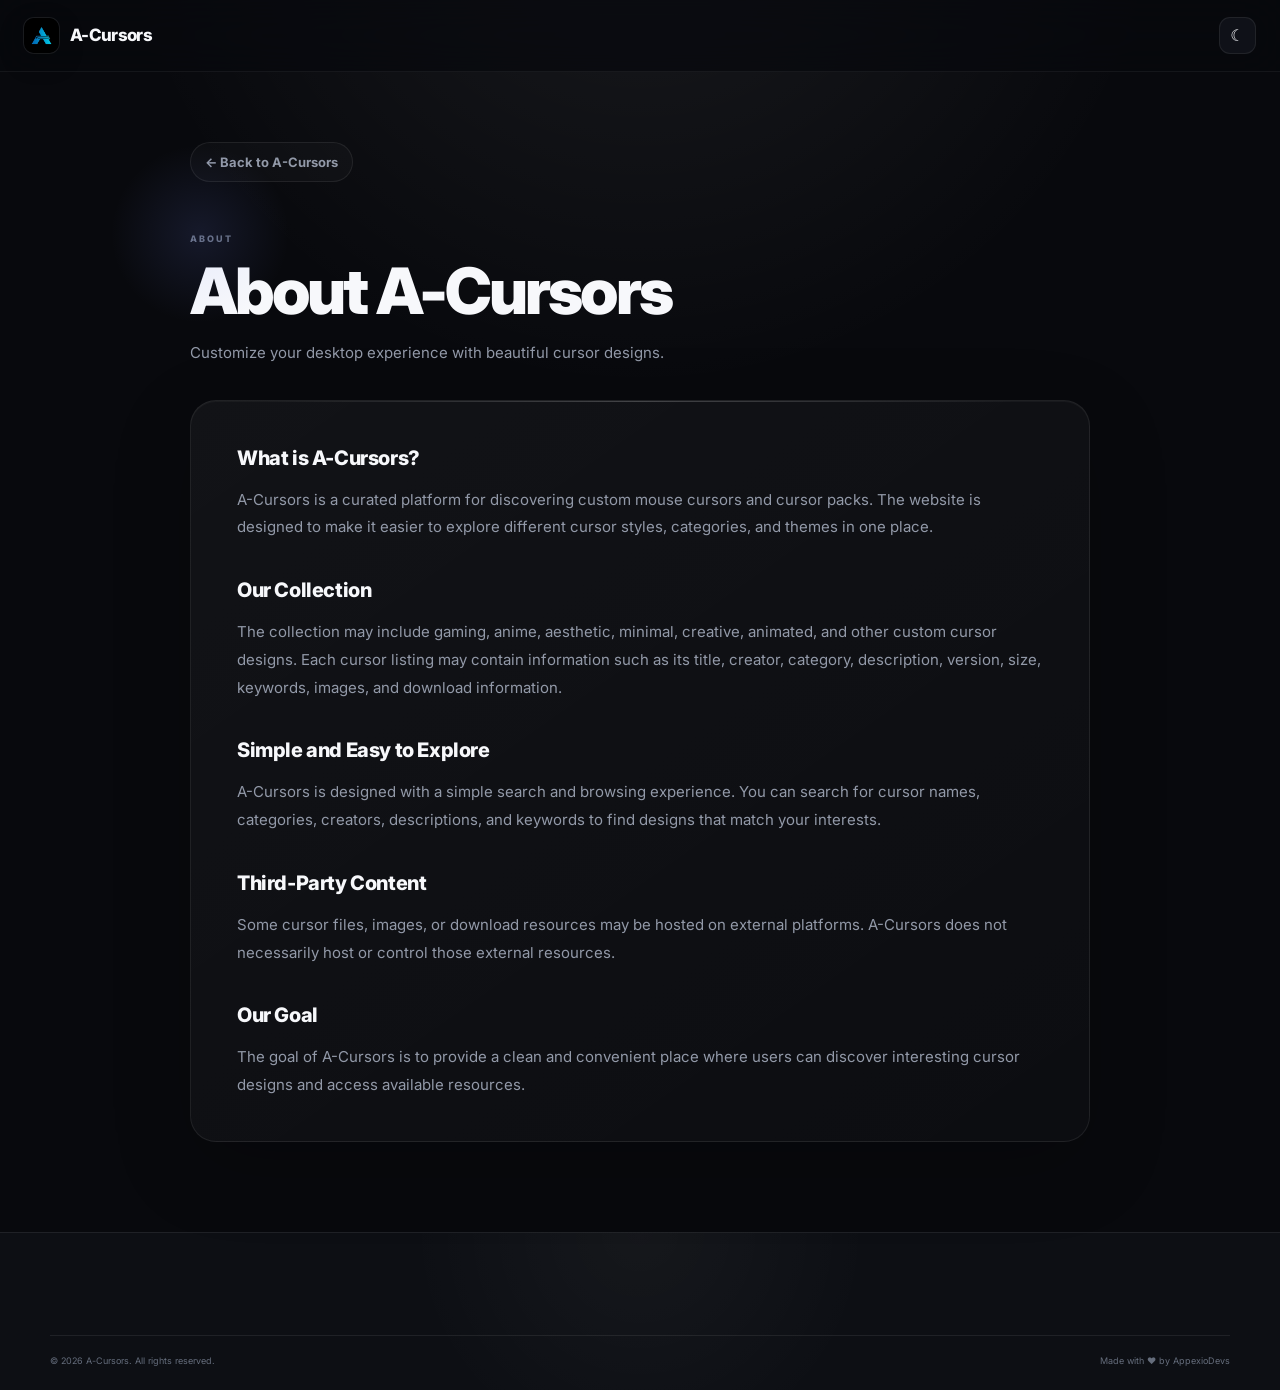
<file: about.html>
<!DOCTYPE html>
<html lang="en">
<head>
  <meta charset="UTF-8">
  <meta name="viewport" content="width=device-width, initial-scale=1.0">
  <meta name="description" content="About A-Cursors — a collection of custom cursors for desktop users.">
  <title>About — A-Cursors</title>
  <link rel="icon" type="image/png" href="logo.png">
  <link rel="stylesheet" href="styles.css">
</head>

<body>

<header class="site-header">
  <div class="container nav-wrap">

    <a class="brand" href="index.html">
      <img src="logo.png" alt="A-Cursors logo" class="brand-logo">
      <span>A-Cursors</span>
    </a>

    <div class="nav-actions">
      <button class="icon-btn" id="themeToggle" aria-label="Toggle theme">☾</button>
    </div>

  </div>
</header>

<main class="legal-main">

  <div class="container legal-container">

    <a href="index.html" class="back-link">← Back to A-Cursors</a>

    <div class="legal-header">
      <span class="section-label">ABOUT</span>
      <h1>About A-Cursors</h1>
      <p>Customize your desktop experience with beautiful cursor designs.</p>
    </div>

    <article class="legal-content">

      <h2>What is A-Cursors?</h2>

      <p>
        A-Cursors is a curated platform for discovering custom mouse cursors
        and cursor packs. The website is designed to make it easier to explore
        different cursor styles, categories, and themes in one place.
      </p>

      <h2>Our Collection</h2>

      <p>
        The collection may include gaming, anime, aesthetic, minimal,
        creative, animated, and other custom cursor designs. Each cursor
        listing may contain information such as its title, creator,
        category, description, version, size, keywords, images, and
        download information.
      </p>

      <h2>Simple and Easy to Explore</h2>

      <p>
        A-Cursors is designed with a simple search and browsing experience.
        You can search for cursor names, categories, creators, descriptions,
        and keywords to find designs that match your interests.
      </p>

      <h2>Third-Party Content</h2>

      <p>
        Some cursor files, images, or download resources may be hosted on
        external platforms. A-Cursors does not necessarily host or control
        those external resources.
      </p>

      <h2>Our Goal</h2>

      <p>
        The goal of A-Cursors is to provide a clean and convenient place
        where users can discover interesting cursor designs and access
        available resources.
      </p>

    </article>

  </div>

</main>

<footer class="site-footer">
  <div class="footer-bottom">
    <span>© <span id="year"></span> A-Cursors. All rights reserved.</span>
    <span>Made with ♥ by AppexioDevs</span>
  </div>
</footer>

<script>
  const savedTheme = localStorage.getItem("a-cursors-theme");

  if (savedTheme === "light") {
    document.body.classList.add("light-theme");
  }

  document.getElementById("themeToggle")?.addEventListener("click", () => {
    document.body.classList.toggle("light-theme");

    localStorage.setItem(
      "a-cursors-theme",
      document.body.classList.contains("light-theme") ? "light" : "dark"
    );
  });

  document.getElementById("year").textContent = new Date().getFullYear();
</script>

</body>
</html>
</file>
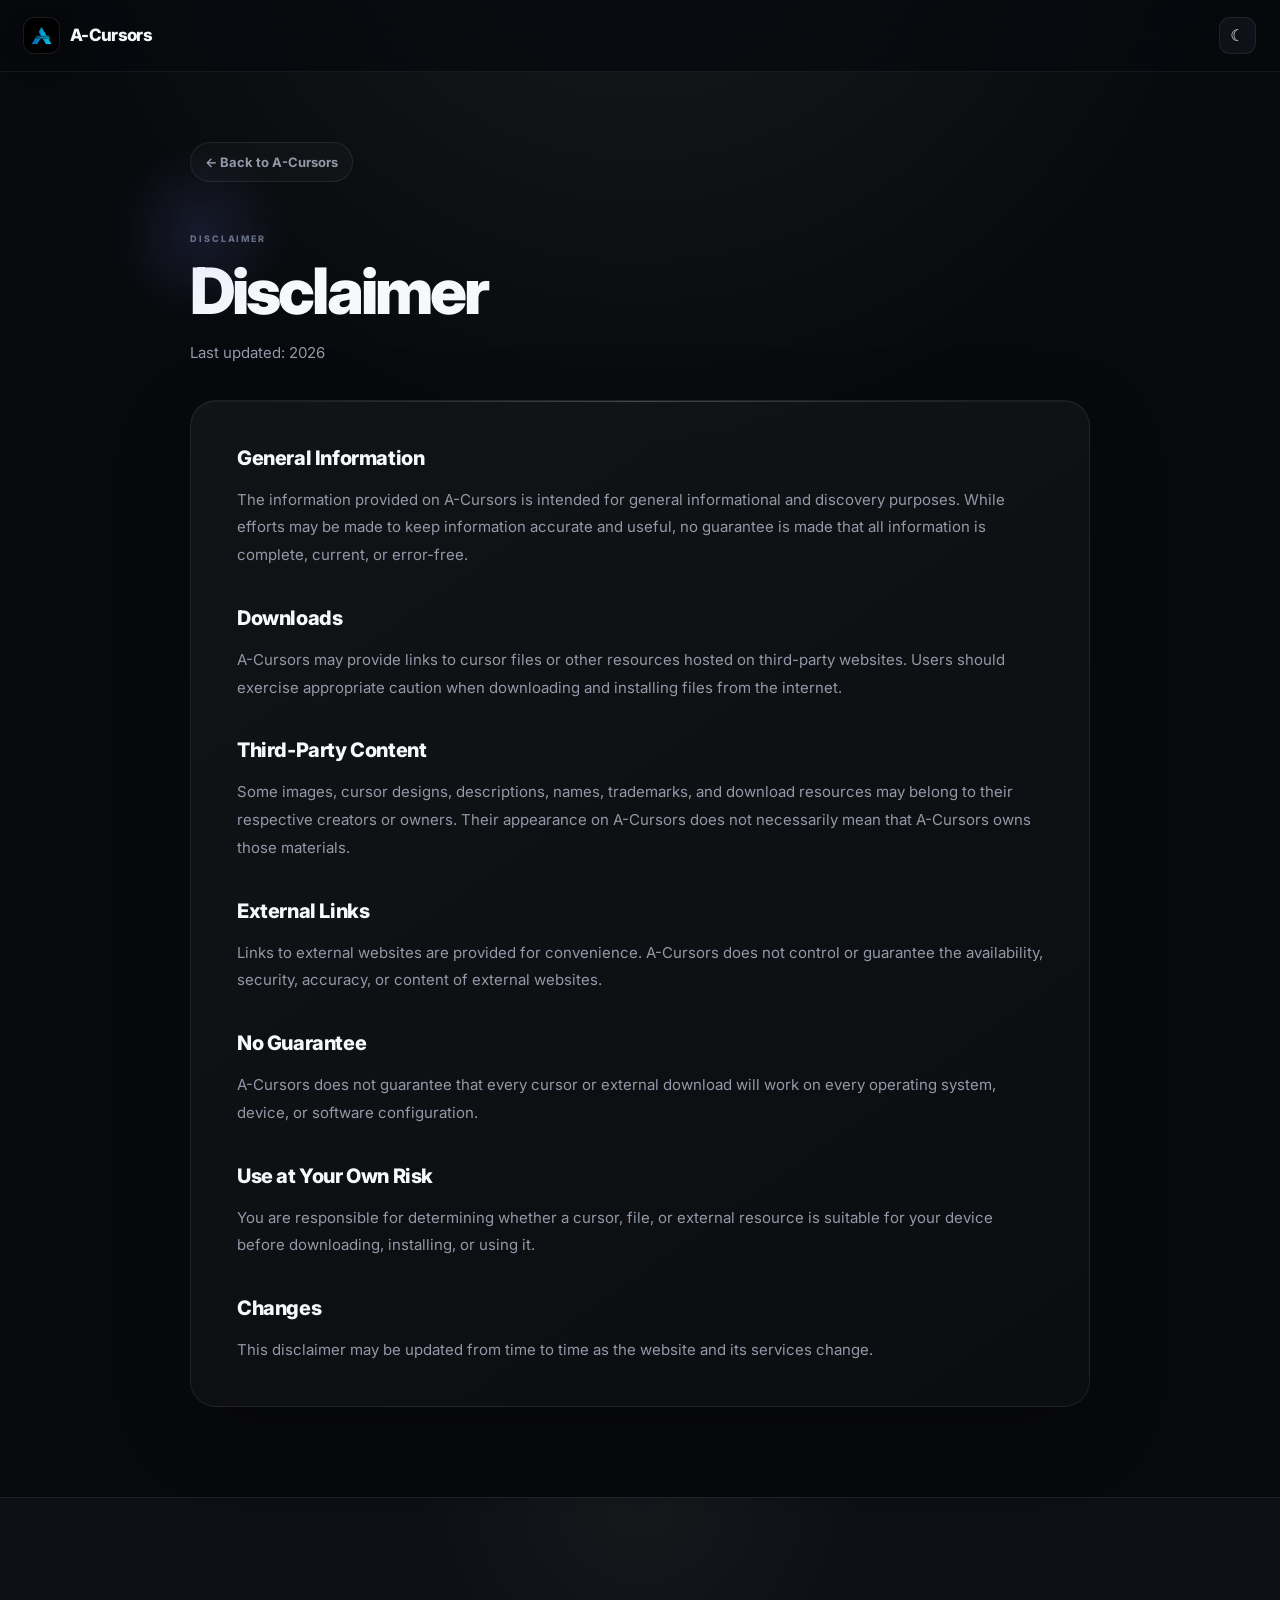
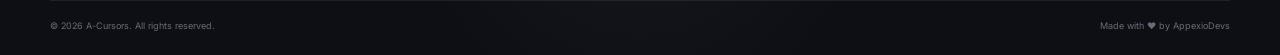
<file: disclaimer.html>
<!DOCTYPE html>
<html lang="en">
<head>
  <meta charset="UTF-8">
  <meta name="viewport" content="width=device-width, initial-scale=1.0">
  <meta name="description" content="A-Cursors Disclaimer.">
  <title>Disclaimer — A-Cursors</title>
  <link rel="icon" type="image/png" href="logo.png">
  <link rel="stylesheet" href="styles.css">
</head>

<body>

<header class="site-header">
  <div class="container nav-wrap">

    <a class="brand" href="index.html">
      <img src="logo.png" alt="A-Cursors logo" class="brand-logo">
      <span>A-Cursors</span>
    </a>

    <div class="nav-actions">
      <button class="icon-btn" id="themeToggle" aria-label="Toggle theme">☾</button>
    </div>

  </div>
</header>

<main class="legal-main">

  <div class="container legal-container">

    <a href="index.html" class="back-link">← Back to A-Cursors</a>

    <div class="legal-header">
      <span class="section-label">DISCLAIMER</span>
      <h1>Disclaimer</h1>
      <p>Last updated: 2026</p>
    </div>

    <article class="legal-content">

      <h2>General Information</h2>

      <p>
        The information provided on A-Cursors is intended for general
        informational and discovery purposes. While efforts may be made to
        keep information accurate and useful, no guarantee is made that all
        information is complete, current, or error-free.
      </p>

      <h2>Downloads</h2>

      <p>
        A-Cursors may provide links to cursor files or other resources hosted
        on third-party websites. Users should exercise appropriate caution
        when downloading and installing files from the internet.
      </p>

      <h2>Third-Party Content</h2>

      <p>
        Some images, cursor designs, descriptions, names, trademarks, and
        download resources may belong to their respective creators or
        owners. Their appearance on A-Cursors does not necessarily mean that
        A-Cursors owns those materials.
      </p>

      <h2>External Links</h2>

      <p>
        Links to external websites are provided for convenience. A-Cursors
        does not control or guarantee the availability, security, accuracy,
        or content of external websites.
      </p>

      <h2>No Guarantee</h2>

      <p>
        A-Cursors does not guarantee that every cursor or external download
        will work on every operating system, device, or software
        configuration.
      </p>

      <h2>Use at Your Own Risk</h2>

      <p>
        You are responsible for determining whether a cursor, file, or
        external resource is suitable for your device before downloading,
        installing, or using it.
      </p>

      <h2>Changes</h2>

      <p>
        This disclaimer may be updated from time to time as the website and
        its services change.
      </p>

    </article>

  </div>

</main>

<footer class="site-footer">
  <div class="footer-bottom">
    <span>© <span id="year"></span> A-Cursors. All rights reserved.</span>
    <span>Made with ♥ by AppexioDevs</span>
  </div>
</footer>

<script>
  const savedTheme = localStorage.getItem("a-cursors-theme");

  if (savedTheme === "light") {
    document.body.classList.add("light-theme");
  }

  document.getElementById("themeToggle")?.addEventListener("click", () => {
    document.body.classList.toggle("light-theme");

    localStorage.setItem(
      "a-cursors-theme",
      document.body.classList.contains("light-theme") ? "light" : "dark"
    );
  });

  document.getElementById("year").textContent = new Date().getFullYear();
</script>

</body>
</html>
</file>
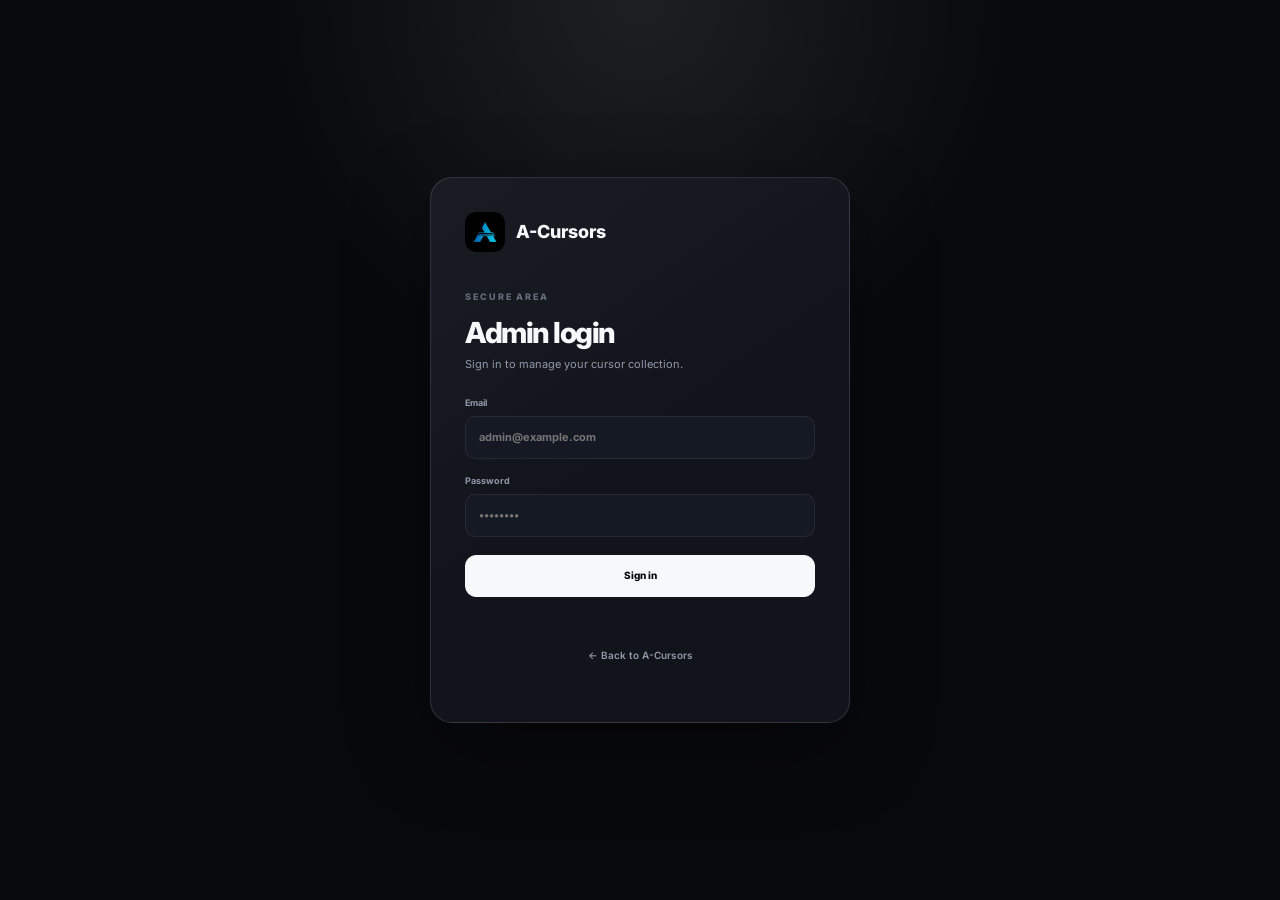
<file: login.html>
<!DOCTYPE html>
<html lang="en">
<head>
  <meta charset="UTF-8"><meta name="viewport" content="width=device-width, initial-scale=1.0">
  <title>Admin Login — A-Cursors</title><link rel="icon" type="image/png" href="logo.png"><link rel="stylesheet" href="styles.css">
</head>
<body class="auth-body">
  <main class="auth-page">
    <div class="auth-card">
      <a class="auth-brand" href="index.html"><img src="logo.png" alt="A-Cursors logo"><span>A-Cursors</span></a>
      <span class="section-label">SECURE AREA</span><h1>Admin login</h1><p class="auth-subtitle">Sign in to manage your cursor collection.</p>
      <form id="loginForm" class="auth-form">
        <label>Email<input id="email" type="email" autocomplete="username" required placeholder="admin@example.com"></label>
        <label>Password<input id="password" type="password" autocomplete="current-password" required placeholder="••••••••"></label>
        <button class="primary-btn full-btn" type="submit">Sign in</button>
        <div id="loginMessage" class="form-message"></div>
      </form>
      <a class="back-link centered" href="index.html">← Back to A-Cursors</a>
    </div>
  </main>
  <script type="module" src="login.js"></script>
</body>
</html>
</file>
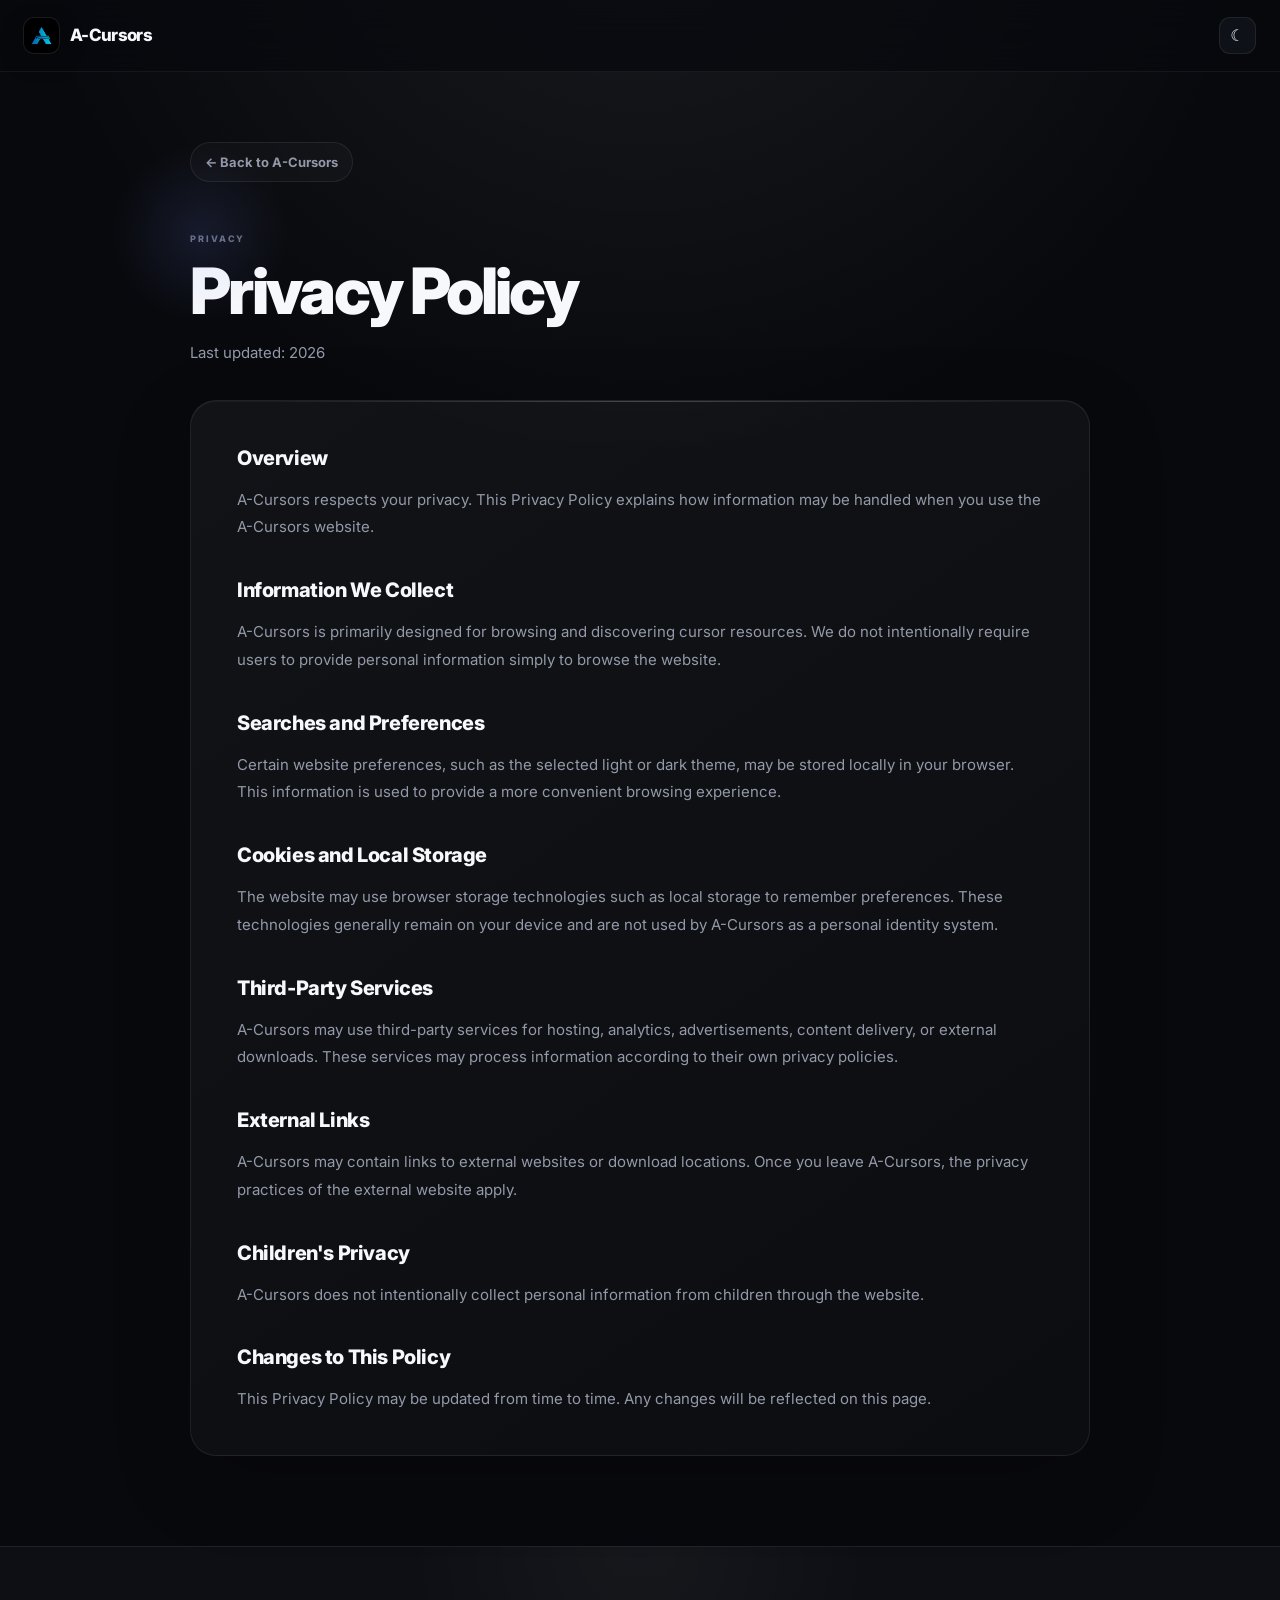
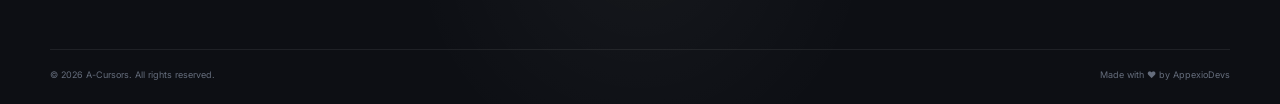
<file: privacy.html>
<!DOCTYPE html>
<html lang="en">
<head>
  <meta charset="UTF-8">
  <meta name="viewport" content="width=device-width, initial-scale=1.0">
  <meta name="description" content="A-Cursors Privacy Policy.">
  <title>Privacy Policy — A-Cursors</title>
  <link rel="icon" type="image/png" href="logo.png">
  <link rel="stylesheet" href="styles.css">
</head>

<body>

<header class="site-header">
  <div class="container nav-wrap">

    <a class="brand" href="index.html">
      <img src="logo.png" alt="A-Cursors logo" class="brand-logo">
      <span>A-Cursors</span>
    </a>

    <div class="nav-actions">
      <button class="icon-btn" id="themeToggle" aria-label="Toggle theme">☾</button>
    </div>

  </div>
</header>

<main class="legal-main">

  <div class="container legal-container">

    <a href="index.html" class="back-link">← Back to A-Cursors</a>

    <div class="legal-header">
      <span class="section-label">PRIVACY</span>
      <h1>Privacy Policy</h1>
      <p>Last updated: 2026</p>
    </div>

    <article class="legal-content">

      <h2>Overview</h2>

      <p>
        A-Cursors respects your privacy. This Privacy Policy explains how
        information may be handled when you use the A-Cursors website.
      </p>

      <h2>Information We Collect</h2>

      <p>
        A-Cursors is primarily designed for browsing and discovering cursor
        resources. We do not intentionally require users to provide personal
        information simply to browse the website.
      </p>

      <h2>Searches and Preferences</h2>

      <p>
        Certain website preferences, such as the selected light or dark
        theme, may be stored locally in your browser. This information is
        used to provide a more convenient browsing experience.
      </p>

      <h2>Cookies and Local Storage</h2>

      <p>
        The website may use browser storage technologies such as local
        storage to remember preferences. These technologies generally remain
        on your device and are not used by A-Cursors as a personal identity
        system.
      </p>

      <h2>Third-Party Services</h2>

      <p>
        A-Cursors may use third-party services for hosting, analytics,
        advertisements, content delivery, or external downloads. These
        services may process information according to their own privacy
        policies.
      </p>

      <h2>External Links</h2>

      <p>
        A-Cursors may contain links to external websites or download
        locations. Once you leave A-Cursors, the privacy practices of the
        external website apply.
      </p>

      <h2>Children's Privacy</h2>

      <p>
        A-Cursors does not intentionally collect personal information from
        children through the website.
      </p>

      <h2>Changes to This Policy</h2>

      <p>
        This Privacy Policy may be updated from time to time. Any changes
        will be reflected on this page.
      </p>

    </article>

  </div>

</main>

<footer class="site-footer">
  <div class="footer-bottom">
    <span>© <span id="year"></span> A-Cursors. All rights reserved.</span>
    <span>Made with ♥ by AppexioDevs</span>
  </div>
</footer>

<script>
  const savedTheme = localStorage.getItem("a-cursors-theme");

  if (savedTheme === "light") {
    document.body.classList.add("light-theme");
  }

  document.getElementById("themeToggle")?.addEventListener("click", () => {
    document.body.classList.toggle("light-theme");

    localStorage.setItem(
      "a-cursors-theme",
      document.body.classList.contains("light-theme") ? "light" : "dark"
    );
  });

  document.getElementById("year").textContent = new Date().getFullYear();
</script>

</body>
</html>
</file>
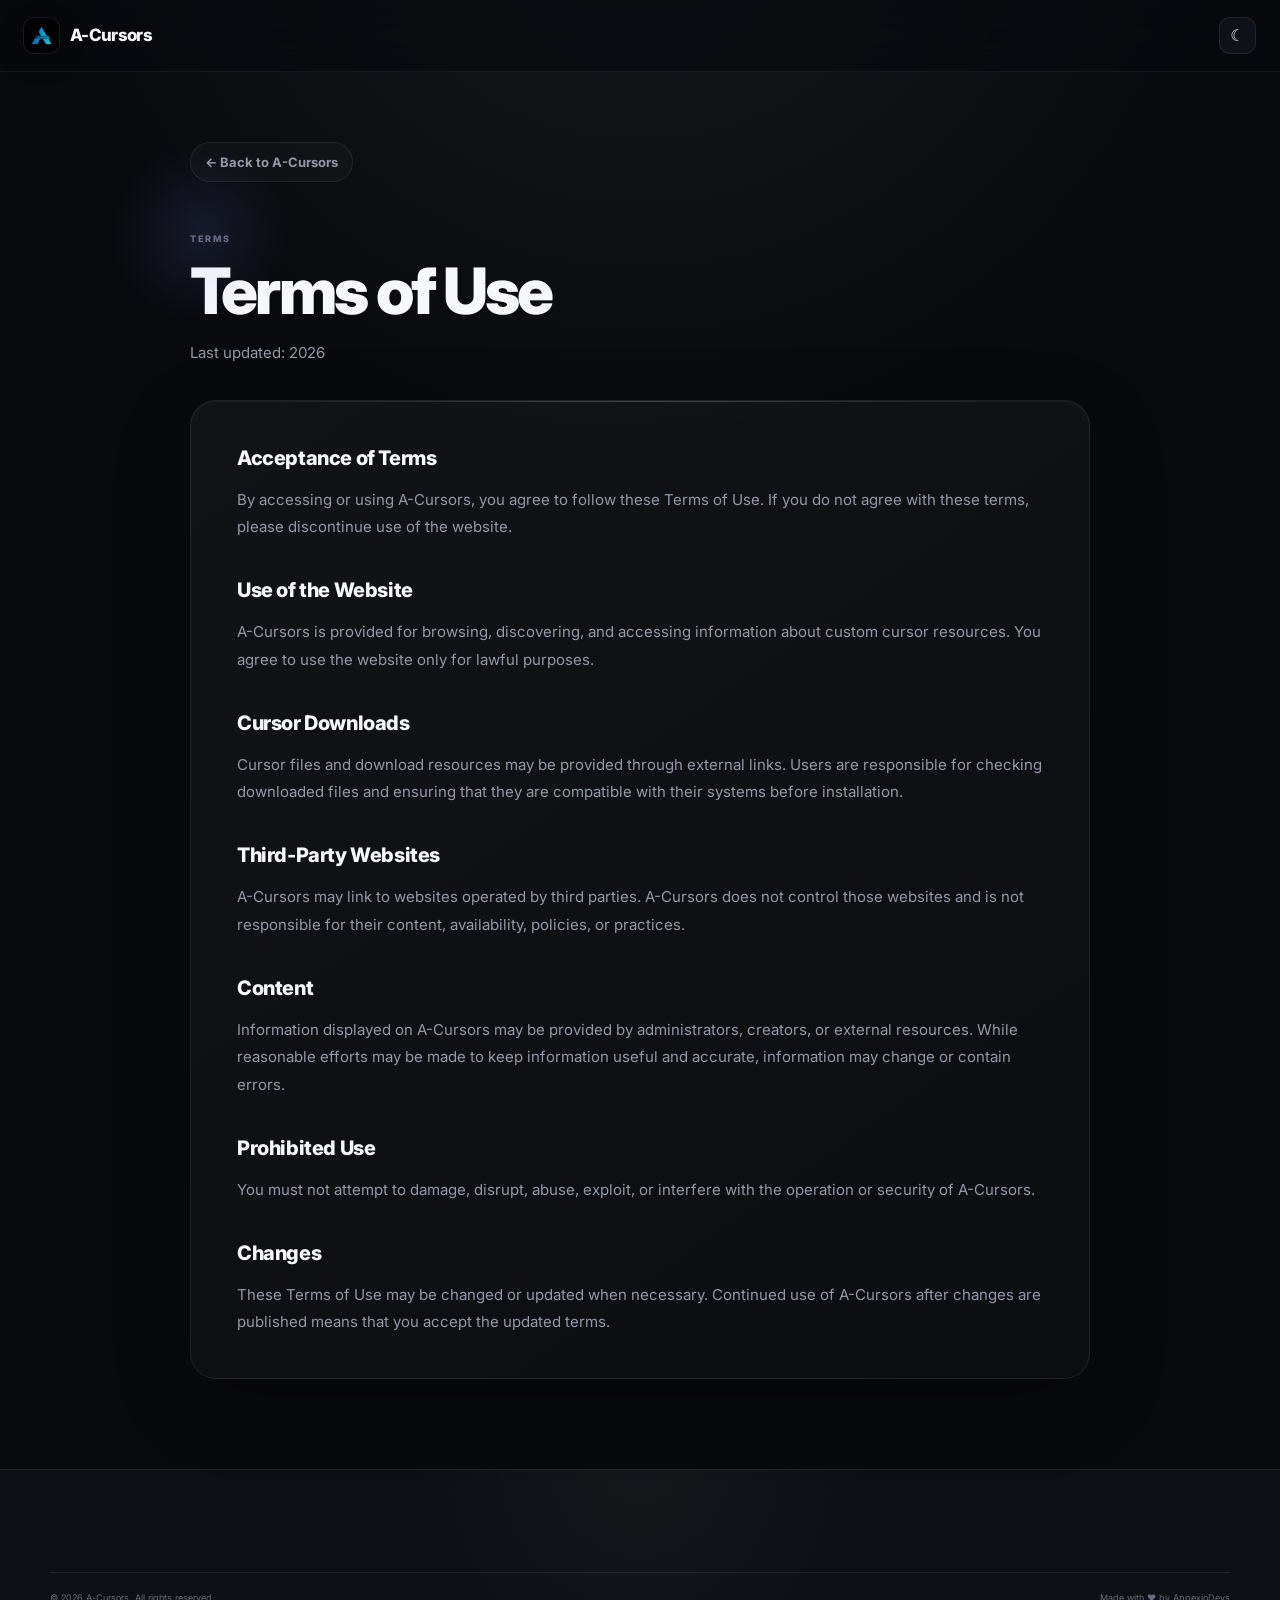
<file: terms.html>
<!DOCTYPE html>
<html lang="en">
<head>
  <meta charset="UTF-8">
  <meta name="viewport" content="width=device-width, initial-scale=1.0">
  <meta name="description" content="A-Cursors Terms of Use.">
  <title>Terms — A-Cursors</title>
  <link rel="icon" type="image/png" href="logo.png">
  <link rel="stylesheet" href="styles.css">
</head>

<body>

<header class="site-header">
  <div class="container nav-wrap">

    <a class="brand" href="index.html">
      <img src="logo.png" alt="A-Cursors logo" class="brand-logo">
      <span>A-Cursors</span>
    </a>

    <div class="nav-actions">
      <button class="icon-btn" id="themeToggle" aria-label="Toggle theme">☾</button>
    </div>

  </div>
</header>

<main class="legal-main">

  <div class="container legal-container">

    <a href="index.html" class="back-link">← Back to A-Cursors</a>

    <div class="legal-header">
      <span class="section-label">TERMS</span>
      <h1>Terms of Use</h1>
      <p>Last updated: 2026</p>
    </div>

    <article class="legal-content">

      <h2>Acceptance of Terms</h2>

      <p>
        By accessing or using A-Cursors, you agree to follow these Terms of
        Use. If you do not agree with these terms, please discontinue use of
        the website.
      </p>

      <h2>Use of the Website</h2>

      <p>
        A-Cursors is provided for browsing, discovering, and accessing
        information about custom cursor resources. You agree to use the
        website only for lawful purposes.
      </p>

      <h2>Cursor Downloads</h2>

      <p>
        Cursor files and download resources may be provided through external
        links. Users are responsible for checking downloaded files and
        ensuring that they are compatible with their systems before
        installation.
      </p>

      <h2>Third-Party Websites</h2>

      <p>
        A-Cursors may link to websites operated by third parties. A-Cursors
        does not control those websites and is not responsible for their
        content, availability, policies, or practices.
      </p>

      <h2>Content</h2>

      <p>
        Information displayed on A-Cursors may be provided by administrators,
        creators, or external resources. While reasonable efforts may be
        made to keep information useful and accurate, information may change
        or contain errors.
      </p>

      <h2>Prohibited Use</h2>

      <p>
        You must not attempt to damage, disrupt, abuse, exploit, or interfere
        with the operation or security of A-Cursors.
      </p>

      <h2>Changes</h2>

      <p>
        These Terms of Use may be changed or updated when necessary. Continued
        use of A-Cursors after changes are published means that you accept
        the updated terms.
      </p>

    </article>

  </div>

</main>

<footer class="site-footer">
  <div class="footer-bottom">
    <span>© <span id="year"></span> A-Cursors. All rights reserved.</span>
    <span>Made with ♥ by AppexioDevs</span>
  </div>
</footer>

<script>
  const savedTheme = localStorage.getItem("a-cursors-theme");

  if (savedTheme === "light") {
    document.body.classList.add("light-theme");
  }

  document.getElementById("themeToggle")?.addEventListener("click", () => {
    document.body.classList.toggle("light-theme");

    localStorage.setItem(
      "a-cursors-theme",
      document.body.classList.contains("light-theme") ? "light" : "dark"
    );
  });

  document.getElementById("year").textContent = new Date().getFullYear();
</script>

</body>
</html>
</file>
<file: styles.css>
@import url('https://fonts.googleapis.com/css2?family=Inter:wght@400;500;600;700;800&display=swap');

/* =========================================================
   A-CURSORS — PREMIUM 2026 DESIGN SYSTEM
========================================================= */

:root {
    --bg: #08090d;
    --bg-soft: #0d0f14;
    --bg-elevated: #11141b;

    --card: rgba(18, 21, 29, 0.78);
    --card-solid: #11141b;
    --card-hover: #151923;

    --line: rgba(255,255,255,.075);
    --line-strong: rgba(255,255,255,.13);

    --text: #f7f8fb;
    --text-soft: #d8dbe2;
    --muted: #9299a8;
    --muted-2: #656d7c;

    --accent: #ffffff;
    --accent-dark: #090a0d;

    --green: #79e6a7;
    --danger: #ff6677;

    --glow: rgba(255,255,255,.07);
    --shadow: 0 24px 80px rgba(0,0,0,.35);

    --radius-sm: 10px;
    --radius-md: 16px;
    --radius-lg: 22px;
    --radius-xl: 28px;

    --container: 1240px;
}

/* =========================================================
   RESET
========================================================= */

* {
    box-sizing: border-box;
    margin: 0;
    padding: 0;
}

html {
    scroll-behavior: smooth;
    background: var(--bg);
}

body {
    min-height: 100vh;
    font-family: Inter, system-ui, -apple-system, BlinkMacSystemFont,
        "Segoe UI", sans-serif;
    background:
        radial-gradient(
            circle at 50% -10%,
            rgba(255,255,255,.075),
            transparent 32%
        ),
        var(--bg);
    color: var(--text);
    line-height: 1.55;
    -webkit-font-smoothing: antialiased;
}

body::before {
    content: "";
    position: fixed;
    inset: 0;
    pointer-events: none;
    z-index: -1;
    background:
        radial-gradient(circle at 10% 20%, rgba(120,130,255,.025), transparent 25%),
        radial-gradient(circle at 90% 60%, rgba(255,255,255,.02), transparent 28%);
}

body.light-theme {
    --bg: #f5f6f8;
    --bg-soft: #ffffff;
    --bg-elevated: #ffffff;

    --card: rgba(255,255,255,.82);
    --card-solid: #ffffff;
    --card-hover: #f8f9fb;

    --line: rgba(20,25,35,.09);
    --line-strong: rgba(20,25,35,.14);

    --text: #11141a;
    --text-soft: #2d323b;
    --muted: #68717e;
    --muted-2: #929aa7;

    --accent: #11141a;
    --accent-dark: #ffffff;

    --glow: rgba(0,0,0,.035);
    --shadow: 0 24px 70px rgba(20,25,35,.10);

    background:
        radial-gradient(
            circle at 50% -10%,
            rgba(0,0,0,.035),
            transparent 35%
        ),
        var(--bg);
}

a {
    color: inherit;
    text-decoration: none;
}

button,
input,
textarea {
    font: inherit;
}

button {
    cursor: pointer;
}

img {
    max-width: 100%;
}

.hidden {
    display: none !important;
}

.container {
    width: min(var(--container), calc(100% - 48px));
    margin-inline: auto;
}

/* =========================================================
   HEADER
========================================================= */

.site-header {
    position: sticky;
    top: 0;
    z-index: 100;

    height: 72px;

    background: rgba(8,9,13,.72);
    backdrop-filter: blur(24px) saturate(140%);
    -webkit-backdrop-filter: blur(24px) saturate(140%);

    border-bottom: 1px solid rgba(255,255,255,.055);
}

.light-theme .site-header {
    background: rgba(245,246,248,.76);
    border-bottom-color: var(--line);
}

.nav-wrap {
    height: 100%;
    display: flex;
    align-items: center;
    gap: 30px;
}

/* BRAND */

.brand {
    display: inline-flex;
    align-items: center;
    gap: 11px;

    font-size: 17px;
    font-weight: 800;
    letter-spacing: -.65px;

    white-space: nowrap;
}

.brand-logo {
    width: 35px;
    height: 35px;
    object-fit: cover;
    border-radius: 10px;

    box-shadow:
        0 0 0 1px rgba(255,255,255,.08),
        0 8px 25px rgba(0,0,0,.25);
}

/* NAV */

.desktop-nav {
    display: flex;
    align-items: center;
    gap: 5px;
    margin-left: 12px;
}

.desktop-nav a {
    padding: 8px 11px;
    border-radius: 9px;

    color: var(--muted);
    font-size: 11px;
    font-weight: 600;

    transition:
        color .2s ease,
        background .2s ease;
}

.desktop-nav a:hover {
    color: var(--text);
    background: var(--glow);
}

/* ACTIONS */

.nav-actions {
    margin-left: auto;

    display: flex;
    align-items: center;
    gap: 8px;
}

.icon-btn {
    width: 37px;
    height: 37px;

    display: grid;
    place-items: center;

    border: 1px solid var(--line);
    border-radius: 11px;

    background: var(--card);
    color: var(--text);

    transition:
        transform .2s ease,
        border-color .2s ease,
        background .2s ease;
}

.icon-btn:hover {
    transform: translateY(-1px);
    border-color: var(--line-strong);
    background: var(--card-hover);
}

.admin-link {
    padding: 9px 13px;

    border: 1px solid var(--line);
    border-radius: 10px;

    background: var(--card);

    color: var(--muted);
    font-size: 10px;
    font-weight: 700;

    transition: .2s ease;
}

.admin-link:hover {
    color: var(--text);
    border-color: var(--line-strong);
    transform: translateY(-1px);
}

/* =========================================================
   HERO
========================================================= */

.hero {
    position: relative;
    overflow: hidden;

    padding: 125px 0 85px;

    border-bottom: 1px solid var(--line);

    background:
        radial-gradient(
            circle at 50% 0%,
            rgba(255,255,255,.09),
            transparent 34%
        ),
        radial-gradient(
            circle at 50% 25%,
            rgba(255,255,255,.025),
            transparent 55%
        );
}

.hero::before {
    content: "";
    position: absolute;

    width: 500px;
    height: 500px;

    left: 50%;
    top: -330px;

    transform: translateX(-50%);

    border-radius: 50%;

    background: rgba(255,255,255,.035);

    filter: blur(70px);

    pointer-events: none;
}

.hero-inner {
    position: relative;
    text-align: center;
}

.hero-copy {
    max-width: 850px;
    margin-inline: auto;
}

.eyebrow,
.section-label {
    display: inline-flex;
    align-items: center;
    gap: 8px;

    color: var(--muted-2);

    font-size: 9px;
    font-weight: 800;
    letter-spacing: 1.9px;
    text-transform: uppercase;
}

.eyebrow::before {
    content: "";
    width: 22px;
    height: 1px;
    background: var(--muted-2);
}

.hero h1 {
    margin: 18px 0 19px;

    font-size: clamp(48px, 7vw, 82px);
    line-height: .98;

    letter-spacing: -5px;
    font-weight: 800;
}

.hero h1 span {
    color: var(--text);
}

.hero p {
    max-width: 630px;
    margin-inline: auto;

    color: var(--muted);

    font-size: 14px;
    line-height: 1.85;
}

/* SEARCH */

.hero-search {
    position: relative;

    width: min(720px, 100%);
    height: 60px;

    margin: 34px auto 0;

    display: flex;
    align-items: center;
    gap: 12px;

    padding: 0 17px;

    background: rgba(18,21,29,.82);

    border: 1px solid var(--line-strong);
    border-radius: 16px;

    box-shadow:
        0 25px 70px rgba(0,0,0,.22),
        inset 0 1px 0 rgba(255,255,255,.025);

    backdrop-filter: blur(18px);

    text-align: left;

    transition:
        border-color .2s ease,
        box-shadow .2s ease;
}

.hero-search:focus-within {
    border-color: rgba(255,255,255,.22);

    box-shadow:
        0 25px 80px rgba(0,0,0,.27),
        0 0 0 4px rgba(255,255,255,.025);
}

.light-theme .hero-search {
    background: rgba(255,255,255,.86);
}

.hero-search > span {
    width: 27px;

    color: var(--muted);
    font-size: 21px;

    text-align: center;
}

.hero-search input {
    min-width: 0;
    flex: 1;

    border: 0;
    outline: 0;

    background: transparent;
    color: var(--text);

    font-size: 13px;
}

.hero-search input::placeholder {
    color: var(--muted-2);
}

.hero-search kbd {
    padding: 5px 8px;

    border: 1px solid var(--line);
    border-radius: 7px;

    background: var(--card-hover);
    color: var(--muted);

    font-size: 9px;
}

.search-hint {
    margin-top: 10px;

    color: var(--muted-2);
    font-size: 9px;
}

/* =========================================================
   SECTIONS
========================================================= */

.section {
    padding: 72px 0;
}

.section-head {
    display: flex;
    justify-content: space-between;
    align-items: end;

    gap: 20px;

    margin-bottom: 24px;
}

.section-head h2,
.detail-section h2 {
    margin-top: 4px;

    color: var(--text);

    font-size: 26px;
    font-weight: 800;
    letter-spacing: -1.25px;
}

.result-count {
    color: var(--muted);

    font-size: 10px;
    font-weight: 600;
}

/* =========================================================
   CATEGORY CHIPS
========================================================= */

.categories-section {
    padding-top: 0;
    padding-bottom: 20px;
}

.category-list {
    display: flex;
    flex-wrap: wrap;
    gap: 7px;
}

.category-chip,
.pill,
.keyword-list span {
    display: inline-flex;
    align-items: center;

    padding: 8px 11px;

    border: 1px solid var(--line);
    border-radius: 999px;

    background: var(--card);

    color: var(--muted);

    font-size: 9px;
    font-weight: 600;

    transition:
        color .2s ease,
        background .2s ease,
        border-color .2s ease,
        transform .2s ease;
}

.category-chip:hover {
    color: var(--text);

    background: var(--card-hover);
    border-color: var(--line-strong);

    transform: translateY(-1px);
}

/* =========================================================
   CURSOR GRID
========================================================= */

.cursor-grid {
    display: grid;

    grid-template-columns:
        repeat(3, minmax(0, 1fr));

    gap: 18px;
}

/* CARD */

.cursor-card {
    position: relative;

    display: block;

    overflow: hidden;

    background:
        linear-gradient(
            145deg,
            rgba(255,255,255,.025),
            transparent 45%
        ),
        var(--card);

    border: 1px solid var(--line);

    border-radius: var(--radius-lg);

    box-shadow:
        0 10px 35px rgba(0,0,0,.12);

    transition:
        transform .3s cubic-bezier(.2,.7,.2,1),
        border-color .3s ease,
        box-shadow .3s ease;
}

.cursor-card:hover {
    transform: translateY(-7px);

    border-color: rgba(255,255,255,.16);

    box-shadow:
        0 28px 70px rgba(0,0,0,.28);
}

.light-theme .cursor-card:hover {
    border-color: rgba(20,25,35,.14);
}

/* IMAGE */

.card-image {
    position: relative;

    height: 250px;

    overflow: hidden;

    background:
        radial-gradient(
            circle at 50% 40%,
            rgba(255,255,255,.045),
            transparent 55%
        ),
        var(--bg-soft);

    border-bottom: 1px solid var(--line);
}

.card-image::after {
    content: "";

    position: absolute;
    inset: 0;

    background:
        linear-gradient(
            to bottom,
            transparent 55%,
            rgba(0,0,0,.28)
        );

    pointer-events: none;
}

.card-image img {
    display: block;

    width: 100%;
    height: 100%;

    object-fit: cover;

    transition:
        transform .5s cubic-bezier(.2,.7,.2,1),
        filter .3s ease;
}

.cursor-card:hover .card-image img {
    transform: scale(1.045);
    filter: brightness(1.04);
}

/* CATEGORY */

.card-category {
    position: absolute;

    left: 13px;
    top: 13px;

    z-index: 2;

    padding: 6px 9px;

    border: 1px solid rgba(255,255,255,.11);
    border-radius: 999px;

    background: rgba(7,8,12,.65);

    color: #f1f3f7;

    backdrop-filter: blur(14px);

    font-size: 8px;
    font-weight: 800;

    letter-spacing: .65px;
    text-transform: uppercase;
}

/* BODY */

.card-body {
    padding: 17px 17px 15px;
}

.card-body h3 {
    margin-bottom: 6px;

    color: var(--text);

    font-size: 14px;
    font-weight: 700;

    letter-spacing: -.3px;
}

.dev-link {
  font-weight: 800;
  color: inherit;
  text-decoration: none;
  transition: opacity 0.2s ease, transform 0.2s ease;
}

.dev-link:hover {
  opacity: 0.7;
}

.dev-link:active {
  opacity: 0.5;
}

.card-body p {
    min-height: 36px;

    display: -webkit-box;
    -webkit-box-orient: vertical;
    -webkit-line-clamp: 2;

    overflow: hidden;

    color: var(--muted);

    font-size: 11px;
    line-height: 1.65;
}

/* =========================================================
   A-CURSORS — PREMIUM LEGAL PAGES
========================================================= */

.legal-main {
  min-height: calc(100vh - 150px);
  padding: 70px 0 90px;
  position: relative;
}

.legal-container {
  max-width: 900px;
}

/* Back Button */

.legal-container .back-link {
  display: inline-flex;
  align-items: center;
  gap: 8px;
  margin-bottom: 42px;
  padding: 9px 14px;
  border: 1px solid var(--line);
  border-radius: 999px;
  color: var(--muted);
  background: rgba(255,255,255,0.025);
  text-decoration: none;
  font-size: 13px;
  font-weight: 700;
  transition: 0.25s ease;
}

.legal-container .back-link:hover {
  color: var(--text);
  border-color: rgba(255,255,255,0.18);
  background: rgba(255,255,255,0.055);
  transform: translateX(-3px);
}

/* Header */

.legal-header {
  position: relative;
  margin-bottom: 34px;
}

.legal-header::before {
  content: "";
  position: absolute;
  width: 180px;
  height: 180px;
  left: -80px;
  top: -80px;
  background: radial-gradient(
    circle,
    rgba(120,140,255,0.12),
    transparent 70%
  );
  pointer-events: none;
}

.legal-header .section-label {
  display: inline-flex;
  margin-bottom: 13px;
}

.legal-header h1 {
  margin: 0;
  font-size: clamp(38px, 6vw, 64px);
  line-height: 1;
  letter-spacing: -0.045em;
  font-weight: 850;
}

.legal-header p {
  margin: 17px 0 0;
  color: var(--muted);
  font-size: 15px;
  line-height: 1.7;
}

/* Main Content Card */

.legal-content {
  position: relative;
  padding: 42px 46px;
  border: 1px solid var(--line);
  border-radius: 26px;
  background:
    linear-gradient(
      145deg,
      rgba(255,255,255,0.045),
      rgba(255,255,255,0.018)
    );
  box-shadow:
    0 25px 80px rgba(0,0,0,0.20),
    inset 0 1px 0 rgba(255,255,255,0.035);
  overflow: hidden;
}

/* subtle top glow */

.legal-content::before {
  content: "";
  position: absolute;
  top: 0;
  left: 8%;
  right: 8%;
  height: 1px;
  background: linear-gradient(
    90deg,
    transparent,
    rgba(255,255,255,0.18),
    transparent
  );
}

.legal-content h2 {
  margin: 0 0 12px;
  font-size: 20px;
  letter-spacing: -0.02em;
  font-weight: 800;
}

.legal-content h2:not(:first-child) {
  margin-top: 34px;
}

.legal-content p {
  margin: 0;
  color: var(--muted);
  font-size: 15px;
  line-height: 1.85;
}

.legal-content p + p {
  margin-top: 15px;
}

/* Footer on legal pages */

.legal-main + .site-footer {
  margin-top: 0;
}

/* Light Theme */

body.light-theme .legal-content {
  background:
    linear-gradient(
      145deg,
      rgba(255,255,255,0.92),
      rgba(255,255,255,0.72)
    );
  box-shadow:
    0 25px 70px rgba(0,0,0,0.08),
    inset 0 1px 0 rgba(255,255,255,0.9);
}

body.light-theme .legal-container .back-link {
  background: rgba(0,0,0,0.025);
}

body.light-theme .legal-container .back-link:hover {
  background: rgba(0,0,0,0.05);
}

/* Mobile */

@media (max-width: 650px) {

  .legal-main {
    padding: 45px 0 65px;
  }

  .legal-container {
    padding-left: 18px;
    padding-right: 18px;
  }

  .legal-container .back-link {
    margin-bottom: 30px;
  }

  .legal-header h1 {
    font-size: 40px;
  }

  .legal-header p {
    font-size: 14px;
  }

  .legal-content {
    padding: 28px 22px;
    border-radius: 20px;
  }

  .legal-content h2 {
    font-size: 18px;
  }

  .legal-content p {
    font-size: 14px;
    line-height: 1.8;
  }

}

/* Very Small Phones */

@media (max-width: 380px) {

  .legal-main {
    padding-top: 35px;
  }

  .legal-header h1 {
    font-size: 34px;
  }

  .legal-content {
    padding: 24px 18px;
  }

}

/* BOTTOM */

.card-bottom {
    display: flex;
    align-items: center;
    justify-content: space-between;

    margin-top: 15px;
    padding-top: 12px;

    border-top: 1px solid var(--line);

    color: var(--muted-2);

    font-size: 9px;
    font-weight: 600;
}

.arrow {
    color: var(--text);

    font-size: 16px;

    transition:
        transform .25s ease;
}

.cursor-card:hover .arrow {
    transform: translateX(4px);
}

/* =========================================================
   STATES
========================================================= */

.loading-state {
    min-height: 260px;

    grid-column: 1 / -1;

    display: flex;
    align-items: center;
    justify-content: center;

    gap: 10px;

    color: var(--muted);

    font-size: 11px;
}

.spinner {
    width: 20px;
    height: 20px;

    border: 2px solid var(--line);
    border-top-color: var(--text);

    border-radius: 50%;

    animation: spin .7s linear infinite;
}

@keyframes spin {
    to {
        transform: rotate(360deg);
    }
}

.empty-state {
    padding: 70px 25px;

    text-align: center;

    border: 1px dashed var(--line-strong);
    border-radius: var(--radius-lg);

    background: rgba(255,255,255,.012);
}

.empty-icon {
    width: 48px;
    height: 48px;

    display: grid;
    place-items: center;

    margin: 0 auto 15px;

    border: 1px solid var(--line);
    border-radius: 14px;

    background: var(--card);

    color: var(--text);

    font-size: 18px;
}

.empty-state h3 {
    margin-bottom: 5px;

    font-size: 15px;
}

.empty-state p,
.muted-text {
    color: var(--muted);

    font-size: 11px;
}

.error-box {
    grid-column: 1 / -1;

    padding: 20px;

    border: 1px solid rgba(255,102,119,.2);
    border-radius: 14px;

    background: rgba(255,102,119,.045);

    color: #ff9ba7;

    font-size: 11px;
}

/* =========================================================
   FOOTER
========================================================= */

.site-footer {
    margin-top: 50px;
    padding: 60px 24px 22px;

    border-top: 1px solid var(--line);

    background:
        radial-gradient(
            circle at 50% 0,
            rgba(255,255,255,.035),
            transparent 35%
        ),
        var(--bg-soft);
}

.footer-container {
    width: min(1180px, 100%);
    margin-inline: auto;

    display: grid;

    grid-template-columns:
        1.2fr 1fr 1fr;

    gap: 40px;

    align-items: start;
}

/* FOOTER BRAND */

.footer-brand {
    display: flex;
    align-items: center;
    gap: 13px;
}

.footer-brand img {
    width: 43px;
    height: 43px;

    object-fit: contain;

    border-radius: 12px;

    box-shadow:
        0 0 0 1px var(--line);
}

.footer-brand h3 {
    margin: 0;

    font-size: 16px;
    font-weight: 800;
    letter-spacing: -.35px;
}

.footer-brand p {
    margin-top: 4px;

    color: var(--muted);

    font-size: 10px;
}

/* LINKS */

.footer-links,
.footer-social {
    display: flex;
    flex-wrap: wrap;
    align-items: center;

    gap: 10px 18px;
}

.footer-links a,
.footer-social a {
    color: var(--muted);

    font-size: 10px;
    font-weight: 600;

    transition:
        color .2s ease,
        transform .2s ease;
}

.footer-links a:hover,
.footer-social a:hover {
    color: var(--text);
    transform: translateY(-1px);
}

/* BOTTOM */

.footer-bottom {
    width: min(1180px, 100%);

    margin: 42px auto 0;
    padding-top: 18px;

    border-top: 1px solid var(--line);

    display: flex;
    justify-content: space-between;

    gap: 20px;

    color: var(--muted-2);

    font-size: 9px;
}

/* =========================================================
   DETAIL PAGE
========================================================= */

.detail-main {
    padding: 40px 0 90px;
}

.back-link {
    display: inline-flex;
    align-items: center;

    margin-bottom: 25px;

    color: var(--muted);

    font-size: 10px;
    font-weight: 600;

    transition: color .2s ease;
}

.back-link:hover {
    color: var(--text);
}

.detail-top {
    display: grid;

    grid-template-columns:
        minmax(0, 1.12fr)
        minmax(340px, .88fr);

    gap: 45px;

    align-items: start;
}

/* GALLERY */

.detail-gallery {
    min-width: 0;
}

.main-preview {
    aspect-ratio: 1.4;

    display: grid;
    place-items: center;

    overflow: hidden;

    background:
        radial-gradient(
            circle at center,
            rgba(255,255,255,.05),
            transparent 65%
        ),
        var(--card-solid);

    border: 1px solid var(--line);

    border-radius: var(--radius-lg);

    box-shadow:
        0 30px 80px rgba(0,0,0,.18);
}

.main-preview img {
    width: 100%;
    height: 100%;

    object-fit: cover;

    transition: transform .4s ease;
}

.main-preview:hover img {
    transform: scale(1.015);
}

/* THUMBNAILS */

.thumbnail-row {
    display: flex;

    gap: 8px;

    overflow-x: auto;

    margin-top: 10px;
    padding-bottom: 4px;

    scrollbar-width: thin;
}

.thumb {
    width: 70px;
    height: 55px;

    flex: 0 0 70px;

    padding: 0;

    overflow: hidden;

    border: 2px solid transparent;
    border-radius: 9px;

    background: var(--card);

    transition: border-color .2s ease;
}

.thumb.active {
    border-color: var(--text);
}

.thumb img {
    width: 100%;
    height: 100%;

    object-fit: cover;
}

/* INFO */

.detail-info {
    padding-top: 5px;
}

.tag-row {
    display: flex;
    flex-wrap: wrap;

    gap: 7px;

    margin-bottom: 14px;
}

.pill {
    padding: 6px 9px;

    background: var(--card-hover);

    color: var(--text);

    font-size: 8px;
    font-weight: 700;
}

.muted-pill {
    color: var(--muted);
}

.detail-info h1 {
    margin-bottom: 15px;

    font-size: clamp(36px, 5vw, 58px);

    line-height: .98;

    letter-spacing: -3.3px;

    font-weight: 800;
}

.detail-description {
    color: var(--muted);

    font-size: 12px;
    line-height: 1.85;

    white-space: pre-line;
}

/* META */

.detail-meta {
    display: grid;

    grid-template-columns: repeat(2, 1fr);

    margin: 23px 0 15px;

    overflow: hidden;

    border: 1px solid var(--line);
    border-radius: 13px;

    background: rgba(255,255,255,.012);
}

.detail-meta div {
    padding: 12px;

    border-bottom: 1px solid var(--line);
}

.detail-meta div:nth-child(odd) {
    border-right: 1px solid var(--line);
}

.detail-meta div:nth-last-child(-n+2) {
    border-bottom: 0;
}

.detail-meta span {
    display: block;

    margin-bottom: 2px;

    color: var(--muted-2);

    font-size: 7px;
    font-weight: 700;

    letter-spacing: 1px;
    text-transform: uppercase;
}

.detail-meta strong {
    font-size: 10px;
    font-weight: 700;
}

/* DOWNLOAD */

.download-btn,
.primary-btn {
    display: inline-flex;
    align-items: center;
    justify-content: center;

    border: 1px solid var(--text);
    border-radius: 11px;

    background: var(--text);
    color: var(--bg);

    padding: 12px 17px;

    font-size: 10px;
    font-weight: 800;

    transition:
        transform .2s ease,
        opacity .2s ease,
        box-shadow .2s ease;
}

.download-btn {
    width: 100%;
    padding: 15px;
}

.download-btn:hover,
.primary-btn:hover {
    transform: translateY(-2px);

    opacity: .92;

    box-shadow:
        0 14px 30px rgba(0,0,0,.18);
}

.external-note {
    margin-top: 8px;

    color: var(--muted-2);

    text-align: center;

    font-size: 8px;
}

/* DETAIL SECTIONS */

.detail-section {
    margin-top: 70px;
}

.detail-section h2 {
    margin-bottom: 20px;
}

.detail-images {
    display: grid;

    grid-template-columns:
        repeat(3, minmax(0,1fr));

    gap: 12px;
}

.detail-images img {
    width: 100%;

    aspect-ratio: 1.25;

    object-fit: cover;

    border: 1px solid var(--line);
    border-radius: 13px;

    background: var(--card);
}

.rich-text {
    padding: 20px;

    border: 1px solid var(--line);
    border-radius: 14px;

    background: var(--card);

    color: var(--muted);

    font-size: 11px;
    line-height: 1.85;

    white-space: normal;
}

.keyword-list {
    display: flex;
    flex-wrap: wrap;
    gap: 7px;
}

.keyword-list span {
    padding: 7px 10px;
}

.detail-loading {
    min-height: 470px;
}

/* =========================================================
   LOGIN
========================================================= */

.auth-body {
    background:
        radial-gradient(
            circle at 50% 0,
            rgba(255,255,255,.09),
            transparent 35%
        ),
        var(--bg);
}

.auth-page {
    min-height: 100vh;

    display: grid;
    place-items: center;

    padding: 25px;
}

.auth-card {
    width: min(420px, 100%);

    padding: 34px;

    background:
        linear-gradient(
            145deg,
            rgba(255,255,255,.035),
            transparent 50%
        ),
        var(--card-solid);

    border: 1px solid var(--line-strong);
    border-radius: 22px;

    box-shadow: var(--shadow);
}

.auth-brand {
    display: flex;
    align-items: center;
    gap: 11px;

    margin-bottom: 30px;

    font-size: 18px;
    font-weight: 800;
}

.auth-brand img {
    width: 40px;
    height: 40px;

    border-radius: 11px;
}

.auth-card h1 {
    margin-top: 5px;

    font-size: 29px;
    font-weight: 800;

    letter-spacing: -1.5px;
}

.auth-subtitle {
    margin-bottom: 23px;

    color: var(--muted);

    font-size: 11px;
}

.auth-form {
    display: grid;
    gap: 15px;
}

.auth-form label,
.admin-form label {
    color: var(--muted);

    font-size: 9px;
    font-weight: 700;
}

.auth-form input,
.admin-form input,
.admin-form textarea {
    display: block;

    width: 100%;

    margin-top: 6px;

    padding: 12px 13px;

    outline: 0;

    border: 1px solid var(--line);
    border-radius: 10px;

    background: var(--card-hover);
    color: var(--text);

    font-size: 11px;

    transition:
        border-color .2s ease,
        box-shadow .2s ease;
}

.auth-form input:focus,
.admin-form input:focus,
.admin-form textarea:focus {
    border-color: var(--line-strong);

    box-shadow:
        0 0 0 3px rgba(255,255,255,.025);
}

.admin-form textarea {
    min-height: 110px;
    resize: vertical;
}

.full-btn {
    width: 100%;
    margin-top: 3px;
}

.centered {
    display: flex;
    justify-content: center;

    margin-top: 20px;
}

.form-message {
    min-height: 16px;

    font-size: 9px;
}

.error-message {
    color: var(--danger);
}

.success-message {
    color: var(--green);
}

/* =========================================================
   ADMIN
========================================================= */

.admin-body {
    background:
        radial-gradient(
            circle at 70% 0,
            rgba(255,255,255,.045),
            transparent 30%
        ),
        var(--bg);
}

.admin-title {
    padding-left: 17px;

    border-left: 1px solid var(--line);

    color: var(--muted);

    font-size: 9px;
    font-weight: 700;
}

.danger-outline {
    padding: 7px 10px;

    border: 1px solid rgba(255,102,119,.25);
    border-radius: 9px;

    background: transparent;

    color: var(--danger);

    font-size: 9px;
    font-weight: 700;
}

.admin-main {
    padding: 50px 0 90px;
}

.admin-heading {
    display: flex;
    justify-content: space-between;
    align-items: end;

    gap: 20px;

    margin-bottom: 22px;
}

.admin-heading h1 {
    font-size: 34px;
    font-weight: 800;

    letter-spacing: -1.8px;
}

.admin-layout {
    display: grid;

    grid-template-columns:
        minmax(0, 1.12fr)
        minmax(330px, .88fr);

    gap: 18px;
}

.card-panel {
    padding: 22px;

    background:
        linear-gradient(
            145deg,
            rgba(255,255,255,.025),
            transparent 50%
        ),
        var(--card-solid);

    border: 1px solid var(--line);

    border-radius: 18px;

    box-shadow:
        0 15px 45px rgba(0,0,0,.12);
}

.admin-form {
    display: grid;
    gap: 15px;
}

.form-grid {
    display: grid;

    grid-template-columns: 1fr 1fr;

    gap: 14px;
}

.field-note {
    color: var(--muted-2);

    font-weight: 400;
}

.form-actions {
    display: flex;
    gap: 8px;
}

.secondary-btn {
    padding: 10px 13px;

    border: 1px solid var(--line);
    border-radius: 9px;

    background: transparent;

    color: var(--text);

    font-size: 9px;
    font-weight: 700;

    transition: .2s ease;
}

.secondary-btn:hover {
    background: var(--card-hover);
    border-color: var(--line-strong);
}

.panel-head {
    display: flex;
    justify-content: space-between;
    align-items: end;

    gap: 15px;

    margin-bottom: 14px;
}

.panel-head h2 {
    font-size: 18px;
    font-weight: 800;

    letter-spacing: -.6px;
}

.admin-list {
    display: grid;
    gap: 9px;
}

.admin-item {
    display: flex;
    align-items: center;

    gap: 11px;

    padding: 10px;

    border: 1px solid var(--line);
    border-radius: 12px;

    background: rgba(255,255,255,.012);

    transition:
        background .2s ease,
        border-color .2s ease;
}

.admin-item:hover {
    background: var(--card-hover);
    border-color: var(--line-strong);
}

.admin-item > img {
    width: 47px;
    height: 47px;

    flex: 0 0 47px;

    object-fit: cover;

    border-radius: 9px;

    background: var(--card-hover);
}

.admin-item-info {
    min-width: 0;
    flex: 1;
}

.admin-item-info strong,
.admin-item-info span {
    display: block;

    overflow: hidden;

    text-overflow: ellipsis;
    white-space: nowrap;
}

.admin-item-info strong {
    color: var(--text);

    font-size: 11px;
}

.admin-item-info span {
    margin-top: 2px;

    color: var(--muted);

    font-size: 9px;
}

.admin-item-actions {
    display: flex;
    justify-content: end;
    flex-wrap: wrap;

    gap: 5px;
}

.admin-item-actions button,
.admin-item-actions a {
    padding: 6px 8px;

    border: 1px solid var(--line);
    border-radius: 7px;

    background: var(--card-hover);

    color: var(--text);

    font-size: 8px;
    font-weight: 700;

    transition: .2s ease;
}

.admin-item-actions button:hover,
.admin-item-actions a:hover {
    border-color: var(--line-strong);
}

.admin-item-actions .delete-btn {
    color: var(--danger);
}

.empty-admin {
    padding: 30px 10px;

    color: var(--muted);

    text-align: center;

    font-size: 10px;
}

/* =========================================================
   TABLET
========================================================= */

@media (max-width: 1000px) {

    .cursor-grid {
        grid-template-columns:
            repeat(2, minmax(0,1fr));
    }

    .detail-top {
        grid-template-columns: 1fr;
        gap: 32px;
    }

    .detail-info {
        padding-top: 0;
    }

    .admin-layout {
        grid-template-columns: 1fr;
    }

    .desktop-nav {
        display: none;
    }

    .footer-container {
        grid-template-columns: 1fr 1fr;
    }

    .footer-brand {
        grid-column: 1 / -1;
    }
}

/* =========================================================
   MOBILE
========================================================= */

@media (max-width: 650px) {

    .container {
        width: calc(100% - 28px);
    }

    /* HEADER */

    .site-header {
        height: 62px;
    }

    .nav-wrap {
        gap: 9px;
    }

    .brand {
        font-size: 15px;
    }

    .brand-logo {
        width: 31px;
        height: 31px;
    }

    .admin-title {
        display: none;
    }

    .admin-link {
        padding: 8px 9px;
    }

    .icon-btn {
        width: 34px;
        height: 34px;
    }

    /* HERO */

    .hero {
        padding: 78px 0 58px;
    }

    .hero h1 {
        font-size: 45px;
        letter-spacing: -3px;
    }

    .hero p {
        max-width: 440px;
        font-size: 11px;
        line-height: 1.75;
    }

    .hero-search {
        height: 54px;

        margin-top: 25px;

        padding: 0 13px;

        border-radius: 13px;
    }

    .hero-search kbd {
        display: none;
    }

    .search-hint {
        font-size: 8px;
    }

    /* SECTIONS */

    .section {
        padding: 48px 0;
    }

    .section-head {
        margin-bottom: 17px;
    }

    .section-head h2 {
        font-size: 22px;
    }

    /* CARDS */

    .cursor-grid {
        grid-template-columns: 1fr;
        gap: 13px;
    }

    .cursor-card {
        border-radius: 17px;
    }

    .card-image {
        height: 245px;
    }

    .card-body {
        padding: 15px;
    }

    /* FOOTER */

    .site-footer {
        margin-top: 35px;
        padding: 45px 18px 20px;
    }

    .footer-container {
        grid-template-columns: 1fr;

        text-align: center;

        gap: 27px;
    }

    .footer-brand {
        grid-column: auto;

        justify-content: center;
    }

    .footer-links,
    .footer-social {
        justify-content: center;
    }

    .footer-bottom {
        flex-direction: column;

        align-items: center;

        margin-top: 30px;

        text-align: center;

        gap: 7px;
    }

    /* DETAIL */

    .detail-main {
        padding: 27px 0 65px;
    }

    .detail-top {
        gap: 25px;
    }

    .main-preview {
        aspect-ratio: 1.2;
        border-radius: 17px;
    }

    .detail-info h1 {
        font-size: 39px;
        letter-spacing: -2.7px;
    }

    .detail-description {
        font-size: 11px;
    }

    .detail-meta {
        grid-template-columns: 1fr 1fr;
    }

    .detail-images {
        grid-template-columns: 1fr 1fr;
        gap: 8px;
    }

    .detail-section {
        margin-top: 48px;
    }

    .rich-text {
        padding: 16px;

        font-size: 10px;
    }

    /* ADMIN */

    .admin-main {
        padding: 35px 0 65px;
    }

    .admin-heading {
        align-items: start;
    }

    .admin-heading h1 {
        font-size: 28px;
    }

    .form-grid {
        grid-template-columns: 1fr;
    }

    .card-panel {
        padding: 16px;

        border-radius: 15px;
    }

    .admin-item {
        align-items: flex-start;
    }

    .admin-item-actions {
        flex-direction: column;
    }

    .admin-item-actions button,
    .admin-item-actions a {
        width: 100%;
        text-align: center;
    }

    /* LOGIN */

    .auth-page {
        padding: 18px;
    }

    .auth-card {
        padding: 27px 20px;

        border-radius: 18px;
    }

    .auth-card h1 {
        font-size: 26px;
    }
}

/* =========================================================
   VERY SMALL PHONES
========================================================= */

@media (max-width: 380px) {

    .hero {
        padding-top: 65px;
    }

    .hero h1 {
        font-size: 39px;
        letter-spacing: -2.5px;
    }

    .card-image {
        height: 220px;
    }

    .detail-info h1 {
        font-size: 35px;
    }

    .detail-meta {
        grid-template-columns: 1fr;
    }

    .detail-meta div:nth-child(odd) {
        border-right: 0;
    }

    .detail-meta div:not(:last-child) {
        border-bottom: 1px solid var(--line);
    }
}

/* =========================================================
   REDUCED MOTION
========================================================= */

@media (prefers-reduced-motion: reduce) {

    *,
    *::before,
    *::after {
        scroll-behavior: auto !important;
        animation-duration: .01ms !important;
        animation-iteration-count: 1 !important;
        transition-duration: .01ms !important;
    }
}
</file>
